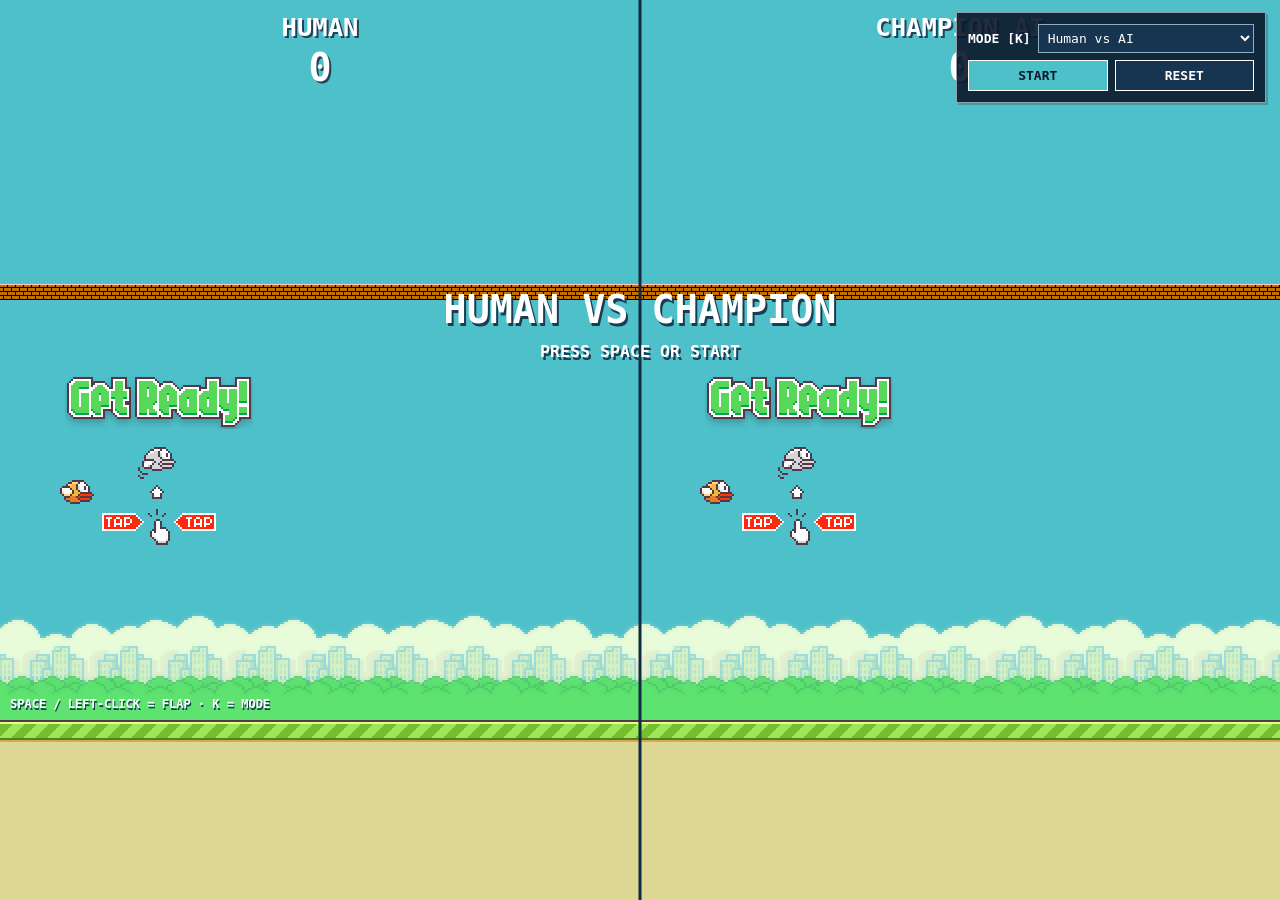
<file: game/index.html>
﻿
<!DOCTYPE html>
<html lang="en">
<head>
<meta charset="UTF-8">
<meta name="viewport" content="width=device-width,initial-scale=1,maximum-scale=1,user-scalable=no">
<title>Floppy Bird V7 — Duel + Champion Speedrun</title>

<link rel="stylesheet" href="css/reset.css">
<link rel="stylesheet" href="css/main.css">

<style>
html,body {
  width:100%;
  height:100%;
  margin:0;
  overflow:hidden;
  background:#4ec0ca;
}
#gamecontainer {
  width:100%;
  height:100%;
  min-height:525px;
}
#gamescreen {
  width:100%;
  height:100%;
  overflow:hidden;
}
#flyarea {
  width:100%;
  height:420px;
  overflow:visible;
}
.lane {
  position:absolute;
  top:0;
  width:50%;
  height:100%;
  overflow:hidden;
}
#humanLane {left:0}
#aiLane {left:50%}

#splitLine {
  position:absolute;
  z-index:550;
  top:0;
  bottom:0;
  left:50%;
  width:3px;
  transform:translateX(-50%);
  background:#102a41;
  pointer-events:none;
}
.bird.duel-bird {
  position:absolute;
  top:180px;
  left:60px;
  z-index:30;
  will-change:top,transform;
}
.duel-pair {
  position:absolute;
  left:0;
  top:0;
  width:52px;
  height:100%;
  z-index:15;
  pointer-events:none;
  will-change:transform;
}
.duel-upper,.duel-lower {
  position:absolute;
  left:0;
  width:52px;
  background:url("assets/pipe.png") center repeat-y;
}
.duel-upper {top:0}
.duel-lower {bottom:0}
.duel-upper::after,.duel-lower::after {
  content:"";
  position:absolute;
  left:0;
  width:52px;
  height:26px;
}
.duel-upper::after {
  bottom:0;
  background:url("assets/pipe-down.png") no-repeat;
}
.duel-lower::after {
  top:0;
  background:url("assets/pipe-up.png") no-repeat;
}
.readyArt {
  position:absolute;
  top:75px;
  left:min(65px,6vw);
  width:188px;
  height:170px;
  background:url("assets/splash.png") no-repeat;
  z-index:25;
  pointer-events:none;
}
[hidden] {display:none!important}

.hud {
  position:absolute;
  z-index:600;
  top:12px;
  width:50%;
  text-align:center;
  color:white;
  pointer-events:none;
  font:bold clamp(16px,2vw,28px) monospace;
  text-shadow:2px 2px #20435a;
}
#humanHud {left:0}
#aiHud {left:50%}
.hud .score {
  font-size:clamp(27px,3vw,42px);
  margin-top:3px;
}
#message {
  position:absolute;
  z-index:900;
  top:36%;
  left:50%;
  transform:translate(-50%,-50%);
  width:min(90%,470px);
  color:white;
  text-align:center;
  text-shadow:2px 3px #193d55;
  font:bold 18px monospace;
  pointer-events:none;
}
#message strong {
  display:block;
  font-size:clamp(23px,3vw,40px);
}
#message span {
  display:block;
  font-size:clamp(12px,1.3vw,17px);
  margin-top:10px;
}
#hint {
  position:absolute;
  z-index:700;
  bottom:calc(20% + 9px);
  left:10px;
  color:white;
  font:bold 12px monospace;
  text-shadow:1px 2px #193d55;
  pointer-events:none;
}
#speedStats {
  position:absolute;
  z-index:700;
  top:92px;
  left:16px;
  max-width:min(46vw,410px);
  background:rgba(11,25,44,.80);
  color:white;
  padding:11px;
  font:13px/1.7 monospace;
  border:1px solid rgba(255,255,255,.4);
  pointer-events:none;
}
#speedStats b {
  font-size:17px;
}
#controlDeck {
  position:absolute;
  top:12px;
  right:14px;
  z-index:1000;
  display:grid;
  gap:7px;
  width:min(310px,42vw);
  padding:11px;
  background:rgba(11,25,44,.91);
  color:white;
  border:1px solid rgba(255,255,255,.55);
  font:13px monospace;
  box-shadow:2px 2px 0 rgba(0,0,0,.2);
}
#controlDeck .line {
  display:flex;
  align-items:center;
  gap:7px;
  justify-content:space-between;
}
#controlDeck label {font-weight:bold}
#controlDeck select,
#controlDeck input[type=number] {
  min-width:0;
  background:#173551;
  border:1px solid #90afc5;
  color:white;
  padding:5px;
  font:inherit;
}
#modeSelect {flex:1}
#speedNumber {width:87px}
#seedInput {width:110px}
#speedSlider {
  width:100%;
  accent-color:#4ec0ca;
}
#controlDeck button {
  background:#4ec0ca;
  border:1px solid white;
  color:#0b192c;
  padding:7px 10px;
  font:700 13px monospace;
  cursor:pointer;
  flex:1;
}
#controlDeck .secondary {
  background:#173551;
  color:white;
}
#controlDeck input[type=checkbox] {
  accent-color:#4ec0ca;
}
#speedControls {
  display:grid;
  gap:6px;
}
#speedControls[hidden] {display:none}
#speedActual {
  font-size:11px;
  color:#bceef2;
}
.paused .animated,
.paused .bird {
  animation-play-state:paused!important;
  -webkit-animation-play-state:paused!important;
}
@media(max-width:650px) {
  #controlDeck {
    width:min(220px,51vw);
    right:4px;
    top:4px;
    padding:6px;
    gap:4px;
    font-size:11px;
  }
  #controlDeck button {
    font-size:11px;
    padding:6px 4px;
  }
  #speedStats {
    top:105px;
    left:4px;
    max-width:48vw;
    font-size:11px;
    padding:7px;
  }
  .readyArt {
    transform:scale(.65);
    transform-origin:top left;
  }
  #message {top:42%}
}
</style>
</head>

<body>
<div id="gamecontainer">
  <div id="gamescreen">

    <!-- ONE ORIGINAL FULL-WIDTH BACKGROUND -->
    <div id="sky" class="animated">
      <div id="flyarea">
        <div id="ceiling" class="animated"></div>

        <!-- HUMAN SIDE -->
        <div class="lane" id="humanLane">
          <div class="bird duel-bird"
               id="humanBird"></div>
          <div class="readyArt"></div>
        </div>

        <!-- CHAMPION SIDE -->
        <div class="lane" id="aiLane">
          <div class="bird duel-bird"
               id="aiBird"></div>
          <div class="readyArt"></div>
        </div>
      </div>
    </div>

    <div id="land" class="animated"></div>
    <div id="splitLine"></div>

    <div id="humanHud" class="hud">
      HUMAN
      <div id="humanScore" class="score">0</div>
    </div>

    <div id="aiHud" class="hud">
      <span id="aiName">CHAMPION AI</span>
      <div id="aiScore" class="score">0</div>
    </div>

    <div id="message">
      <strong>HUMAN VS CHAMPION</strong>
      <span>PRESS SPACE OR START</span>
    </div>

    <!-- SPEEDRUN LIVE STATS -->
    <div id="speedStats" hidden>
      <div>
        BEST OBSERVED:
        <b id="bestScore">0</b>
      </div>
      <div>RUNS: <span id="runCount">0</span></div>
      <div>SEED: <span id="currentSeed">12345</span></div>
      <div>LAST: <span id="lastScore">—</span></div>
      <div>SIMULATED: <span id="simTime">0.0s</span></div>
    </div>

    <div id="hint">
      SPACE / LEFT-CLICK = FLAP · K = MODE
    </div>

    <!-- SMALL IN-GAME CONTROL PANEL -->
    <div id="controlDeck">

      <div class="line">
        <label for="modeSelect">MODE [K]</label>
        <select id="modeSelect">
          <option value="duel">Human vs AI</option>
          <option value="speedrun">AI Speedrun</option>
        </select>
      </div>

      <div id="speedControls" hidden>

        <div class="line">
          <label for="speedNumber">TARGET SPEED</label>
          <input
            id="speedNumber"
            type="number"
            min="0.1"
            max="100000"
            step="any"
            value="100"
          >
          ×
        </div>

        <input
          id="speedSlider"
          type="range"
          min="0"
          max="14"
          value="8"
          step="1"
          aria-label="Speed preset"
        >

        <div class="line">
          <label for="seedInput">START SEED</label>
          <input
            id="seedInput"
            type="number"
            min="0"
            max="4294967295"
            step="1"
            value="12345"
          >
        </div>

        <label>
          <input
            type="checkbox"
            id="autoRetry"
            checked
          >
          Auto-retry with new seeds
        </label>

        <div id="speedActual">
          Actual throughput: —
        </div>

      </div>

      <div class="line">
        <button id="playButton" type="button">
          START
        </button>

        <button
          id="resetButton"
          class="secondary"
          type="button"
        >
          RESET
        </button>
      </div>

    </div>
  </div>
</div>

<!-- YOUR EXISTING OFFLINE CHAMPION BRAIN -->
<script src="js/champion-brain.js"></script>

<script>
(() => {
  "use strict";

  // EXACT TRAINING-ENGINE PHYSICS VALUES.
  const H = 420;
  const GAP = 90;
  const PW = 52;
  const SPEED = 1000 / 450;
  const INTERVAL = 84;

  const GRAVITY = 0.25;
  const JUMP = -4.6;
  const BIRD_W = 34;
  const BIRD_H = 24;
  const COOLDOWN = 9;

  const STEP_MS = 1000 / 60;

  const $ = id => document.getElementById(id);

  const lanes = [
    $("humanLane"),
    $("aiLane")
  ];

  const birds = [
    $("humanBird"),
    $("aiBird")
  ];

  const scores = [
    $("humanScore"),
    $("aiScore")
  ];

  const screens = $("gamescreen");
  const container = $("gamecontainer");

  const modeSelect = $("modeSelect");
  const speedControls = $("speedControls");
  const speedNumber = $("speedNumber");
  const speedSlider = $("speedSlider");
  const speedActual = $("speedActual");
  const seedInput = $("seedInput");
  const autoRetry = $("autoRetry");
  const playButton = $("playButton");

  const speedPresets = [
    0.25, 0.5, 1, 2, 5,
    10, 20, 50, 100, 250,
    500, 1000, 2500, 5000, 10000
  ];

  let gameMode = "duel";
  let phase = "ready";

  let players = [];
  let pipes = [];

  let frame = 0;
  let rngState = 12345;
  let nextPipeId = 1;
  let birdX = 60;

  let raf = 0;
  let lastReal = 0;
  let frameCredit = 0;
  let pendingHumanJump = false;

  let speed = 100;
  let runs = 0;

  let startSeed = 12345;
  let activeSeed = 12345;

  let lastScore = null;
  let best = {score: 0, seed: null};

  let measuredSteps = 0;
  let measureAt = 0;
  let measuredSpeed = 0;

  // Pipe graphics are separate from physics.
  // At 10,000x, we simulate thousands of steps
  // but only redraw the screen once per display frame.
  const visualPipes = new Map();

  const SAVE_KEY = "flappy-v7-speedrun-best";

  // LOAD PREVIOUS BEST
  try {
    const saved = JSON.parse(
      localStorage.getItem(SAVE_KEY)
    );

    if (
      saved &&
      Number.isFinite(saved.score) &&
      Number.isFinite(saved.seed)
    ) {
      best = saved;
    }
  } catch (_) {
    // Storage may be restricted on file:// URLs.
  }

  function show(title, detail) {
    const box = $("message");
    box.textContent = "";

    const a = document.createElement("strong");
    a.textContent = title;

    const b = document.createElement("span");
    b.textContent = detail;

    box.append(a, b);
    box.hidden = false;
  }

  // DETERMINISTIC PIPE RANDOMIZER
  function random() {
    rngState = (
      Math.imul(rngState, 1664525) + 1013904223
    ) >>> 0;

    return rngState / 4294967296;
  }

  function fitBird() {
    const width = gameMode === "duel"
      ? lanes[0].clientWidth
      : lanes[1].clientWidth;

    birdX = Math.min(
      60,
      Math.max(5, width - BIRD_W - 5)
    );

    birds.forEach(el => {
      el.style.left = birdX + "px";
    });
  }

  function clearVisualPipes() {
    for (const el of visualPipes.values()) {
      el.remove();
    }

    visualPipes.clear();
  }

  // RESET SIMULATION WITH A GIVEN PIPE SEED
  function newWorld(seed) {
    clearVisualPipes();

    activeSeed = seed >>> 0;
    rngState = activeSeed;

    frame = 0;
    nextPipeId = 1;
    pipes = [];

    players = [0, 1].map(() => ({
      y: 180,
      velocity: 0,
      alive: true,
      score: 0,
      cooldown: 0,
      lastPassedPipeId: 0
    }));
  }

  // MODE SWITCHER
  function enterMode(mode) {
    if (raf) {
      cancelAnimationFrame(raf);
    }

    raf = 0;
    lastReal = 0;
    frameCredit = 0;

    measuredSteps = 0;
    measuredSpeed = 0;

    gameMode = mode;
    phase = "ready";
    modeSelect.value = mode;

    container.classList.remove("paused");

    // Duel = two halves.
    // Speedrun = the AI gets the entire arena.
    lanes[0].hidden = mode === "speedrun";

    lanes[1].style.left =
      mode === "speedrun" ? "0" : "50%";

    lanes[1].style.width =
      mode === "speedrun" ? "100%" : "50%";

    $("splitLine").hidden = mode === "speedrun";
    $("humanHud").hidden = mode === "speedrun";

    $("aiHud").style.left =
      mode === "speedrun" ? "0" : "50%";

    $("aiHud").style.width =
      mode === "speedrun" ? "100%" : "50%";

    $("aiName").textContent =
      mode === "speedrun"
        ? "CHAMPION SPEEDRUN"
        : "CHAMPION AI";

    $("speedStats").hidden = mode !== "speedrun";
    speedControls.hidden = mode !== "speedrun";

    $("hint").textContent =
      mode === "speedrun"
        ? "K = MODE · P = PAUSE/RESUME"
        : "SPACE / LEFT-CLICK = FLAP · K = MODE";

    runs = 0;
    lastScore = null;

    newWorld(12345);
    fitBird();

    birds.forEach(b => {
      b.style.top = "180px";
      b.style.transform = "rotate(0deg)";
      b.style.filter = "";
    });

    document.querySelectorAll(".readyArt")
      .forEach(a => {
        a.hidden = false;
      });

    scores.forEach(el => {
      el.textContent = "0";
    });

    playButton.textContent = "START";

    measureAt = performance.now();

    show(
      mode === "speedrun"
        ? "CHAMPION SPEEDRUN"
        : "HUMAN VS CHAMPION",

      mode === "speedrun"
        ? "SET SPEED AND PRESS START"
        : "PRESS SPACE OR START"
    );

    renderStats();
  }

  // ONE PIPE SEQUENCE, SHARED BY BOTH PLAYERS
  function spawnPipe() {
    const top = Math.floor(
      random() * (H - GAP - 160)
    ) + 80;

    pipes.push({
      id: nextPipeId++,
      x: 360,
      top: top,
      bottom: top + GAP
    });
  }

  function nextPipe() {
    return pipes.find(p =>
      p.x + PW >= birdX
    ) || null;
  }

  function flap(index) {
    const bird = players[index];

    if (!bird.alive || bird.cooldown > 0) {
      return;
    }

    bird.velocity = JUMP;
    bird.cooldown = COOLDOWN;
  }

  // PACKAGED CHAMPION NEURAL NETWORK
  function aiAction() {
    const bird = players[1];
    const pipe = nextPipe();

    return (
      bird.alive &&
      bird.cooldown === 0 &&
      pipe &&
      window.FlappyChampion.shouldFlap({
        pipeTop: pipe.top,
        pipeX: pipe.x,
        birdX: birdX,
        birdY: bird.y,
        velocity: bird.velocity,
        gap: GAP,
        height: H
      })
    );
  }

  function updateBird(bird) {
    if (!bird.alive) {
      return;
    }

    if (bird.cooldown > 0) {
      bird.cooldown--;
    }

    bird.velocity += GRAVITY;
    bird.y += bird.velocity;

    if (bird.y < 0) {
      bird.y = 0;

      if (bird.velocity < 0) {
        bird.velocity = 0;
      }
    }

    if (bird.y + BIRD_H >= H) {
      bird.alive = false;
      return;
    }

    for (const pipe of pipes) {
      const overlap =
        birdX + BIRD_W > pipe.x &&
        birdX < pipe.x + PW;

      if (
        overlap &&
        (
          bird.y < pipe.top ||
          bird.y + BIRD_H > pipe.bottom
        )
      ) {
        bird.alive = false;
        return;
      }
    }

    // Score once for every passed pipe.
    for (const pipe of pipes) {
      if (
        pipe.id > bird.lastPassedPipeId &&
        pipe.x + PW <= birdX
      ) {
        bird.score++;
        bird.lastPassedPipeId = pipe.id;
      }
    }
  }

  // REMEMBER HIGHEST OBSERVED SCORE
  function recordRun() {
    const score = players[1].score;

    lastScore = score;

    if (
      score > best.score ||
      best.seed === null
    ) {
      best = {
        score: score,
        seed: activeSeed
      };

      try {
        localStorage.setItem(
          SAVE_KEY,
          JSON.stringify(best)
        );
      } catch (_) {}
    }
  }

  // ONE SIMULATION STEP
  function step() {

    if (
      gameMode === "duel" &&
      pendingHumanJump
    ) {
      flap(0);
      pendingHumanJump = false;
    }

    if (aiAction()) {
      flap(1);
    }

    frame++;

    if ((frame - 1) % INTERVAL === 0) {
      spawnPipe();
    }

    // Advance each pipe with original physics.
    for (const pipe of pipes) {
      pipe.x -= SPEED;
    }

    pipes = pipes.filter(pipe =>
      pipe.x + PW >= -60
    );

    if (gameMode === "duel") {
      updateBird(players[0]);
    }

    updateBird(players[1]);

    if (gameMode === "duel") {
      // FIRST PLAYER TO DIE LOSES
      if (
        !players[0].alive ||
        !players[1].alive
      ) {
        phase = "ended";
        container.classList.add("paused");

        const h = players[0];
        const b = players[1];

        const winner =
          !h.alive && !b.alive
            ? "DRAW!"
            : !h.alive
              ? "AI WINS!"
              : "YOU WIN!";

        show(
          winner,
          `YOU ${h.score} — CHAMPION ${b.score}`
        );

        playButton.textContent = "REMATCH";
      }

    } else if (!players[1].alive) {

      // SPEEDRUN: AI CRASHED
      recordRun();

      if (autoRetry.checked) {

        // New pipe seed on every attempt.
        runs++;

        newWorld(
          (startSeed + runs - 1) >>> 0
        );

      } else {
        phase = "ended";
        container.classList.add("paused");

        show(
          "AI CRASHED",
          `SCORE ${lastScore} · BEST ${best.score} · SEED ${activeSeed}`
        );

        playButton.textContent = "RETRY";
      }
    }
  }

  // CREATE ORIGINAL NEBEZ PIPE GRAPHICS
  function createVisual(pipe, laneIndex) {
    const pair = document.createElement("div");
    pair.className = "duel-pair";

    const upper = document.createElement("div");
    upper.className = "duel-upper";
    upper.style.height = pipe.top + "px";

    const lower = document.createElement("div");
    lower.className = "duel-lower";
    lower.style.height =
      (H - pipe.bottom) + "px";

    pair.append(upper, lower);
    lanes[laneIndex].appendChild(pair);

    return pair;
  }

  // REDRAW SCREEN ONLY ONCE PER BROWSER FRAME
  function render() {
    const activeLanes =
      gameMode === "duel"
        ? [0, 1]
        : [1];

    const seen = new Set();

    for (const pipe of pipes) {
      for (const laneIndex of activeLanes) {
        const key =
          `${laneIndex}:${pipe.id}`;

        seen.add(key);

        let el = visualPipes.get(key);

        if (!el) {
          el = createVisual(
            pipe,
            laneIndex
          );

          visualPipes.set(key, el);
        }

        el.style.transform =
          `translate3d(${pipe.x}px,0,0)`;
      }
    }

    // Remove old pipe sprites.
    for (const [key, el] of visualPipes) {
      if (!seen.has(key)) {
        el.remove();
        visualPipes.delete(key);
      }
    }

    players.forEach((bird, i) => {
      birds[i].style.top =
        bird.y + "px";

      birds[i].style.transform =
        `rotate(${Math.min(90, bird.velocity * 9)}deg)`;

      birds[i].style.filter =
        bird.alive ? "" : "grayscale(1)";

      scores[i].textContent =
        bird.score;
    });

    renderStats();
  }

  function renderStats() {
    if (gameMode !== "speedrun") {
      return;
    }

    $("bestScore").textContent =
      best.score +
      (
        best.seed !== null
          ? ` (seed ${best.seed})`
          : ""
      );

    $("runCount").textContent = runs;
    $("currentSeed").textContent = activeSeed;

    $("lastScore").textContent =
      lastScore === null
        ? "—"
        : lastScore;

    $("simTime").textContent =
      (frame / 60).toFixed(1) + "s";

    speedActual.textContent =
      `Actual throughput: ~${measuredSpeed.toFixed(1)}× | Target: ${speed}×`;
  }

  // SPEED CONTROLLER
  function frameLoop(now) {
    if (phase !== "running") {
      return;
    }

    const dt = Math.max(
      0,
      Math.min(now - lastReal, 100)
    );

    lastReal = now;

    // A multiplier increases simulated game frames.
    // It does NOT modify gravity, pipes, or the brain.
    frameCredit +=
      dt / STEP_MS *
      (
        gameMode === "speedrun"
          ? speed
          : 1
      );

    // Give each browser frame a limited CPU budget.
    const deadline = performance.now() + 9;

    let steps = 0;

    while (
      frameCredit >= 1 &&
      phase === "running" &&
      steps < 30000
    ) {
      step();

      frameCredit--;
      steps++;

      // Check time occasionally to reduce overhead.
      if (
        (steps & 127) === 0 &&
        performance.now() > deadline
      ) {
        break;
      }
    }

    measuredSteps += steps;

    // Estimate the achieved speed.
    if (now - measureAt >= 500) {
      measuredSpeed =
        measuredSteps * STEP_MS /
        (now - measureAt);

      measuredSteps = 0;
      measureAt = now;
    }

    // Never let an enormous backlog freeze the page.
    frameCredit = Math.min(
      frameCredit,
      gameMode === "speedrun"
        ? Math.max(2, speed * 3)
        : 6
    );

    render();

    if (phase === "running") {
      raf = requestAnimationFrame(frameLoop);
    }
  }

  // START A DUEL OR SPEEDRUN
  function start() {

    if (
      !window.FlappyChampion ||
      typeof window.FlappyChampion.shouldFlap
        !== "function"
    ) {
      show(
        "BRAIN MISSING",
        "Keep game/js/champion-brain.js next to main.js."
      );

      return;
    }

    startSeed =
      Number.isFinite(Number(seedInput.value))
        ? Number(seedInput.value) >>> 0
        : 12345;

    runs = 1;
    lastScore = null;

    pendingHumanJump =
      gameMode === "duel";

    newWorld(
      gameMode === "speedrun"
        ? startSeed
        : 12345
    );

    document.querySelectorAll(".readyArt")
      .forEach(el => {
        el.hidden = true;
      });

    container.classList.remove("paused");
    $("message").hidden = true;

    phase = "running";
    playButton.textContent = "PAUSE";

    lastReal = performance.now();
    measureAt = lastReal;

    measuredSteps = 0;
    measuredSpeed = 0;
    frameCredit = 0;

    fitBird();
    render();

    raf = requestAnimationFrame(frameLoop);
  }

  // START / PAUSE / RESUME
  function togglePlay() {

    if (
      phase === "ready" ||
      phase === "ended"
    ) {
      start();
      return;
    }

    if (phase === "running") {

      phase = "paused";

      if (raf) {
        cancelAnimationFrame(raf);
        raf = 0;
      }

      container.classList.add("paused");
      playButton.textContent = "RESUME";

      show(
        "PAUSED",
        gameMode === "speedrun"
          ? `CURRENT SCORE ${players[1].score}`
          : "PRESS P OR RESUME"
      );

    } else {

      phase = "running";

      container.classList.remove("paused");
      $("message").hidden = true;

      playButton.textContent = "PAUSE";

      lastReal = performance.now();
      measureAt = lastReal;

      measuredSteps = 0;
      frameCredit = 0;

      raf = requestAnimationFrame(frameLoop);
    }
  }

  // LIVE SPEED ADJUSTMENT
  function setSpeed(value) {
    const n = Number(value);

    if (!Number.isFinite(n) || n <= 0) {
      return;
    }

    speed = Math.max(
      0.1,
      Math.min(100000, n)
    );

    speedNumber.value = String(speed);

    // Find the closest slider preset.
    let nearest = 0;

    for (
      let i = 1;
      i < speedPresets.length;
      i++
    ) {
      const a = Math.abs(
        Math.log(speedPresets[i] / speed)
      );

      const b = Math.abs(
        Math.log(speedPresets[nearest] / speed)
      );

      if (a < b) {
        nearest = i;
      }
    }

    speedSlider.value = String(nearest);

    renderStats();
  }

  // UI EVENTS
  modeSelect.addEventListener(
    "change",
    () => enterMode(modeSelect.value)
  );

  speedSlider.addEventListener(
    "input",
    () => setSpeed(
      speedPresets[Number(speedSlider.value)]
    )
  );

  speedNumber.addEventListener(
    "change",
    () => setSpeed(speedNumber.value)
  );

  playButton.addEventListener(
    "click",
    togglePlay
  );

  $("resetButton").addEventListener(
    "click",
    () => enterMode(gameMode)
  );

  // KEYBOARD SHORTCUTS
  window.addEventListener("keydown", e => {

    const tag =
      e.target && e.target.tagName;

    // K = switch between DUEL and SPEEDRUN.
    if (
      e.code === "KeyK" &&
      !e.repeat &&
      tag !== "INPUT" &&
      tag !== "TEXTAREA"
    ) {
      e.preventDefault();

      enterMode(
        gameMode === "duel"
          ? "speedrun"
          : "duel"
      );

      return;
    }

    // Don't hijack typing inside inputs.
    if (
      tag === "INPUT" ||
      tag === "SELECT" ||
      tag === "TEXTAREA"
    ) {
      return;
    }

    // P = pause / resume.
    if (
      e.code === "KeyP" &&
      !e.repeat
    ) {
      e.preventDefault();
      togglePlay();
    }

    // SPACE controls the human in DUEL mode.
    else if (
      e.code === "Space" &&
      !e.repeat &&
      gameMode === "duel"
    ) {
      e.preventDefault();

      if (
        phase === "ready" ||
        phase === "ended"
      ) {
        start();
      } else if (phase === "running") {
        pendingHumanJump = true;
      }
    }
  });

  // CLICK LEFT SIDE = HUMAN JUMP
  screens.addEventListener(
    "pointerdown",
    e => {

      if (
        e.target.closest("#controlDeck")
      ) {
        return;
      }

      if (
        gameMode === "duel" &&
        e.clientX <
          screens.getBoundingClientRect().left +
          screens.clientWidth / 2
      ) {
        if (
          phase === "ready" ||
          phase === "ended"
        ) {
          start();
        } else if (phase === "running") {
          pendingHumanJump = true;
        }
      }
    }
  );

  window.addEventListener(
    "resize",
    fitBird
  );

  // INITIALIZE
  enterMode("duel");

  if (!window.FlappyChampion) {
    show(
      "BRAIN FILE MISSING",
      "Expected game/js/champion-brain.js"
    );
  }

})();
</script>
</body>
</html>
</file>
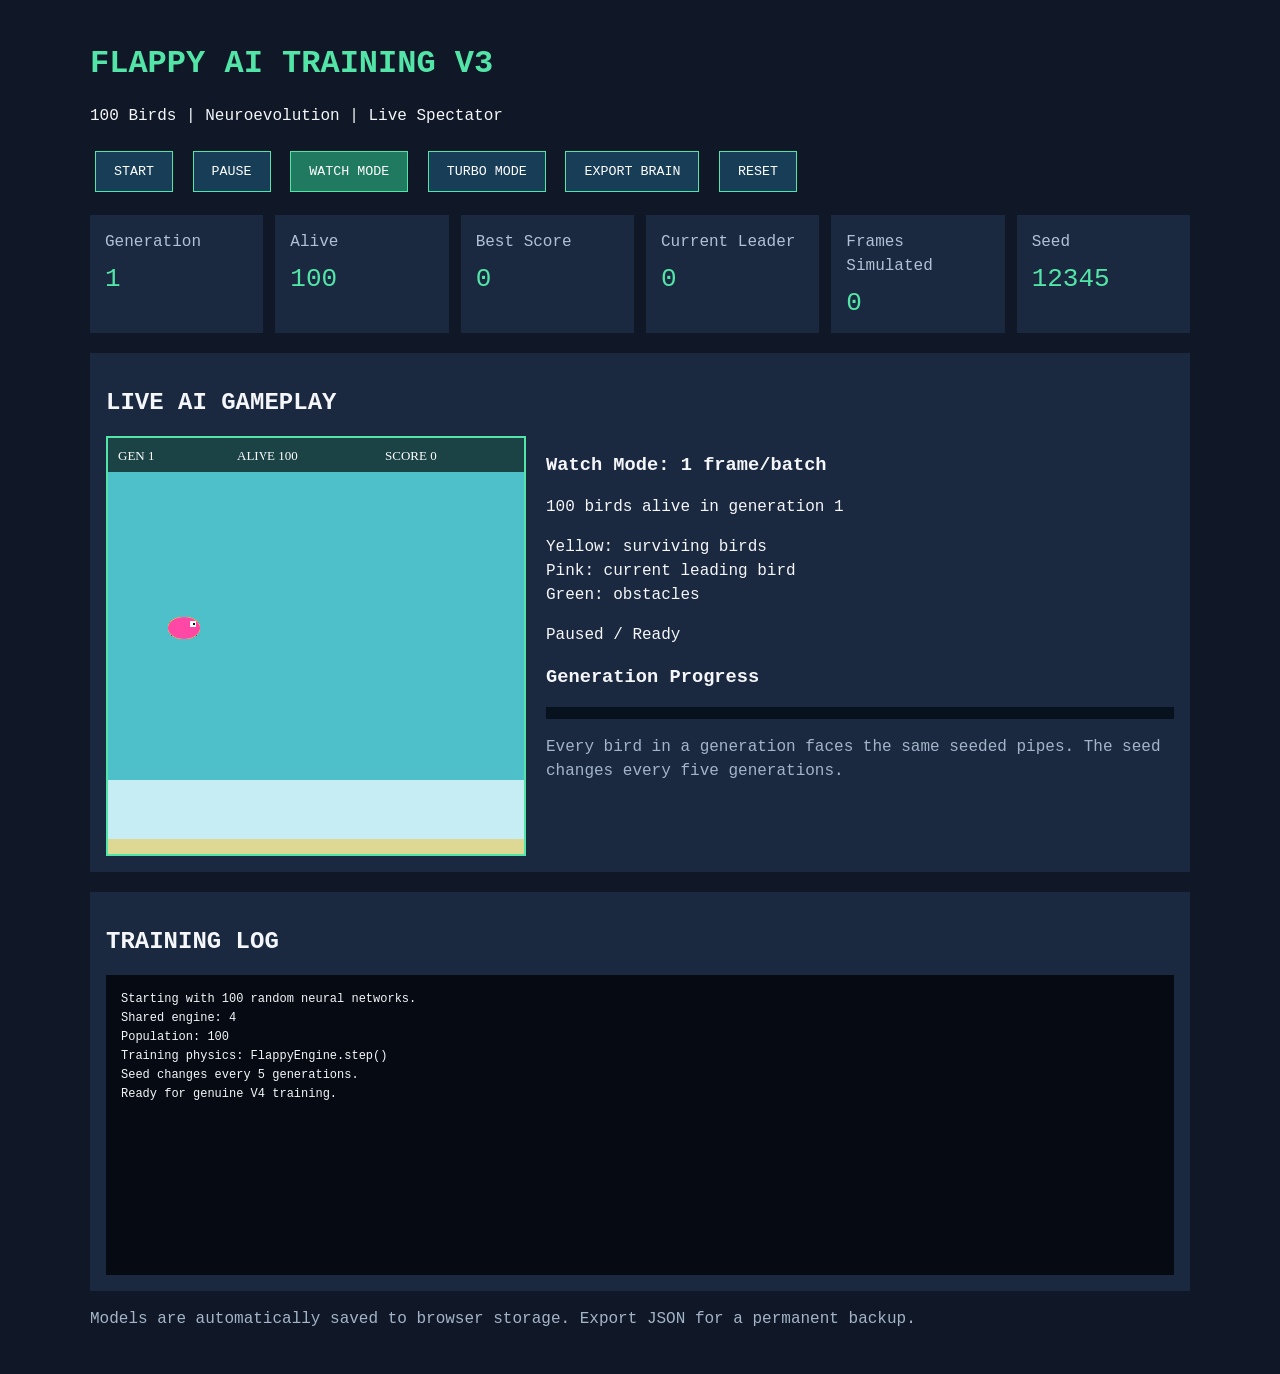
<file: AI/train.html>
<!DOCTYPE html>
<html lang="en">
<head>
    <meta charset="UTF-8">
    <meta name="viewport" content="width=device-width, initial-scale=1">
    <title>Flappy AI Training V3</title>
    <style>
        * {
            box-sizing: border-box;
        }

        body {
            margin: 0;
            padding: 24px;
            background: #101827;
            color: #f4f6f9;
            font-family: Consolas, monospace;
        }

        main {
            max-width: 1100px;
            margin: auto;
        }

        h1 {
            color: #52e5a7;
        }

        p {
            line-height: 1.5;
        }

        button {
            padding: 12px 18px;
            margin: 5px;
            background: #183d57;
            color: white;
            border: 1px solid #52e5a7;
            cursor: pointer;
            font-family: inherit;
        }

        button:hover {
            background: #245a72;
        }

        button.active {
            background: #207a60;
        }

        .controls {
            margin: 18px 0;
        }

        .stats {
            display: grid;
            grid-template-columns: repeat(
                auto-fit,
                minmax(140px, 1fr)
            );
            gap: 12px;
        }

        .stat {
            padding: 15px;
            background: #1b2940;
        }

        .stat p {
            color: #b1c1d5;
            margin: 0 0 10px;
        }

        .number {
            font-size: 26px;
            color: #52e5a7;
        }

        .panel {
            padding: 16px;
            margin-top: 20px;
            background: #1b2940;
        }

        .game-layout {
            display: grid;
            grid-template-columns: 420px 1fr;
            gap: 20px;
        }

        #trainingCanvas {
            display: block;
            width: 100%;
            max-width: 420px;
            height: auto;
            border: 2px solid #52e5a7;
            background: #4ec0ca;
            image-rendering: pixelated;
        }

        #log {
            height: 300px;
            overflow-y: auto;
            background: #060b13;
            padding: 15px;
            white-space: pre-wrap;
            font-size: 12px;
            line-height: 1.6;
        }

        #progress {
            width: 100%;
            height: 12px;
            background: #08121f;
        }

        #bar {
            height: 100%;
            width: 0%;
            background: #52e5a7;
        }

        .hint {
            color: #a3b4c8;
        }

        @media (max-width: 800px) {
            .game-layout {
                grid-template-columns: 1fr;
            }
        }
    </style>
</head>
<body>
    <main>
        <h1>FLAPPY AI TRAINING V3</h1>
        <p>100 Birds | Neuroevolution | Live Spectator</p>

        <div class="controls">
            <button id="start">START</button>
            <button id="pause">PAUSE</button>
            <button id="watch">WATCH MODE</button>
            <button id="turbo">TURBO MODE</button>
            <button id="export">EXPORT BRAIN</button>
            <button id="reset">RESET</button>
        </div>

        <div class="stats">
            <div class="stat">
                <p>Generation</p>
                <div class="number" id="generation">1</div>
            </div>

            <div class="stat">
                <p>Alive</p>
                <div class="number" id="alive">100</div>
            </div>

            <div class="stat">
                <p>Best Score</p>
                <div class="number" id="best">0</div>
            </div>

            <div class="stat">
                <p>Current Leader</p>
                <div class="number" id="leader">0</div>
            </div>

            <div class="stat">
                <p>Frames Simulated</p>
                <div class="number" id="frames">0</div>
            </div>

            <div class="stat">
                <p>Seed</p>
                <div class="number" id="seed">12345</div>
            </div>
        </div>

        <div class="panel">
            <h2>LIVE AI GAMEPLAY</h2>

            <div class="game-layout">
                <canvas
                    id="trainingCanvas"
                    width="420"
                    height="420">
                </canvas>

                <div>
                    <h3 id="mode">Watch Mode</h3>
                    <p id="spectator">100 birds ready.</p>

                    <p>
                        Yellow: surviving birds
                        <br>
                        Pink: current leading bird
                        <br>
                        Green: obstacles
                    </p>

                    <p id="status">Ready to train.</p>

                    <h3>Generation Progress</h3>
                    <div id="progress">
                        <div id="bar"></div>
                    </div>

                    <p class="hint">
                        Every bird in a generation faces
                        the same seeded pipes.
                        The seed changes every five
                        generations.
                    </p>
                </div>
            </div>
        </div>

        <div class="panel">
            <h2>TRAINING LOG</h2>
            <div id="log"></div>
        </div>

        <p class="hint">
            Models are automatically saved to browser
            storage. Export JSON for a permanent backup.
        </p>
    </main>

    <script src="../shared/engine.js"></script>
    <script src="train.js"></script>
</body>
</html>
</file>
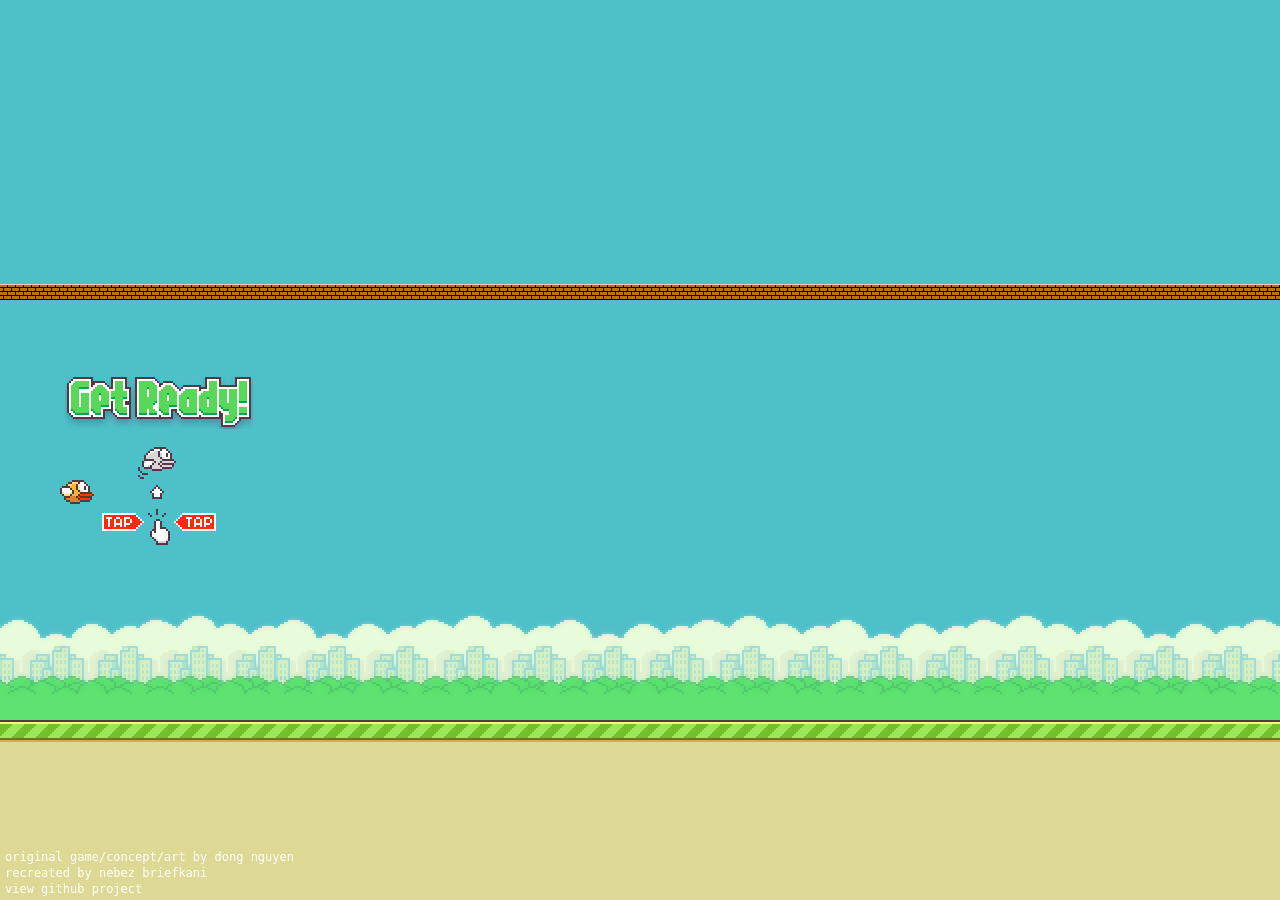
<file: game/classic.html>
﻿<!DOCTYPE html>
<html lang="en">
   <head>
      <title>Floppy Bird</title>
      <meta http-equiv="content-type" content="text/html; charset=utf-8" />
      <meta name="author" content="Nebez Briefkani" />
      <meta name="description" content="play floppy bird. a remake of popular game flappy bird built in html/css/js" />
      <meta name="keywords" content="flappybird,flappy,bird,floppybird,floppy,html,html5,css,css3,js,javascript,jquery,github,nebez,briefkani,nebezb,open,source,opensource" />
      <meta name="viewport" content="width=device-width, initial-scale=1.0, maximum-scale=1.0, user-scalable=0" />

      <!-- Open Graph tags -->
      <meta property="og:title" content="Floppy Bird" />
      <meta property="og:description" content="play floppy bird. a remake of popular game flappy bird built in html/css/js" />
      <meta property="og:type" content="website" />
      <meta property="og:image" content="https://nebezb.com/floppybird/assets/thumb.png" />
      <meta property="og:url" content="https://nebezb.com/floppybird/" />
      <meta property="og:site_name" content="Floppy Bird" />

      <!-- Style sheets -->
      <link href="css/reset.css" rel="stylesheet">
      <link href="css/main.css" rel="stylesheet">

      <script defer src="https://yummy.nebez.dev/script.js" data-website-id="9ceaba15-371f-4407-a59a-f57a7214af41"></script>
   </head>
   <body>
      <div id="gamecontainer">
         <div id="gamescreen">
            <div id="sky" class="animated">
               <div id="flyarea">
                  <div id="ceiling" class="animated"></div>
                  <!-- This is the flying and pipe area container -->
                  <div id="player" class="bird animated"></div>

                  <div id="bigscore"></div>

                  <div id="splash"></div>

                  <div id="scoreboard">
                     <div id="medal"></div>
                     <div id="currentscore"></div>
                     <div id="highscore"></div>
                     <div id="replay"><img src="assets/replay.png" alt="replay"></div>
                  </div>

                  <!-- Pipes go here! -->
               </div>
            </div>
            <div id="land" class="animated"><div id="debug"></div></div>
         </div>
      </div>
      <div id="footer">
         <a href="https://www.dotgears.com/">original game/concept/art by dong nguyen</a>
         <a href="https://nebezb.com/">recreated by nebez briefkani</a>
         <a href="https://github.com/nebez/floppybird/">view github project</a>
      </div>
      <div class="boundingbox" id="playerbox"></div>
      <div class="boundingbox" id="pipebox"></div>

      <script src="js/jquery.min.js"></script>
      <script src="js/jquery.transit.min.js"></script>
      <script src="js/buzz.min.js"></script>
      <script src="js/main.js"></script>
   </body>
</html>
</file>
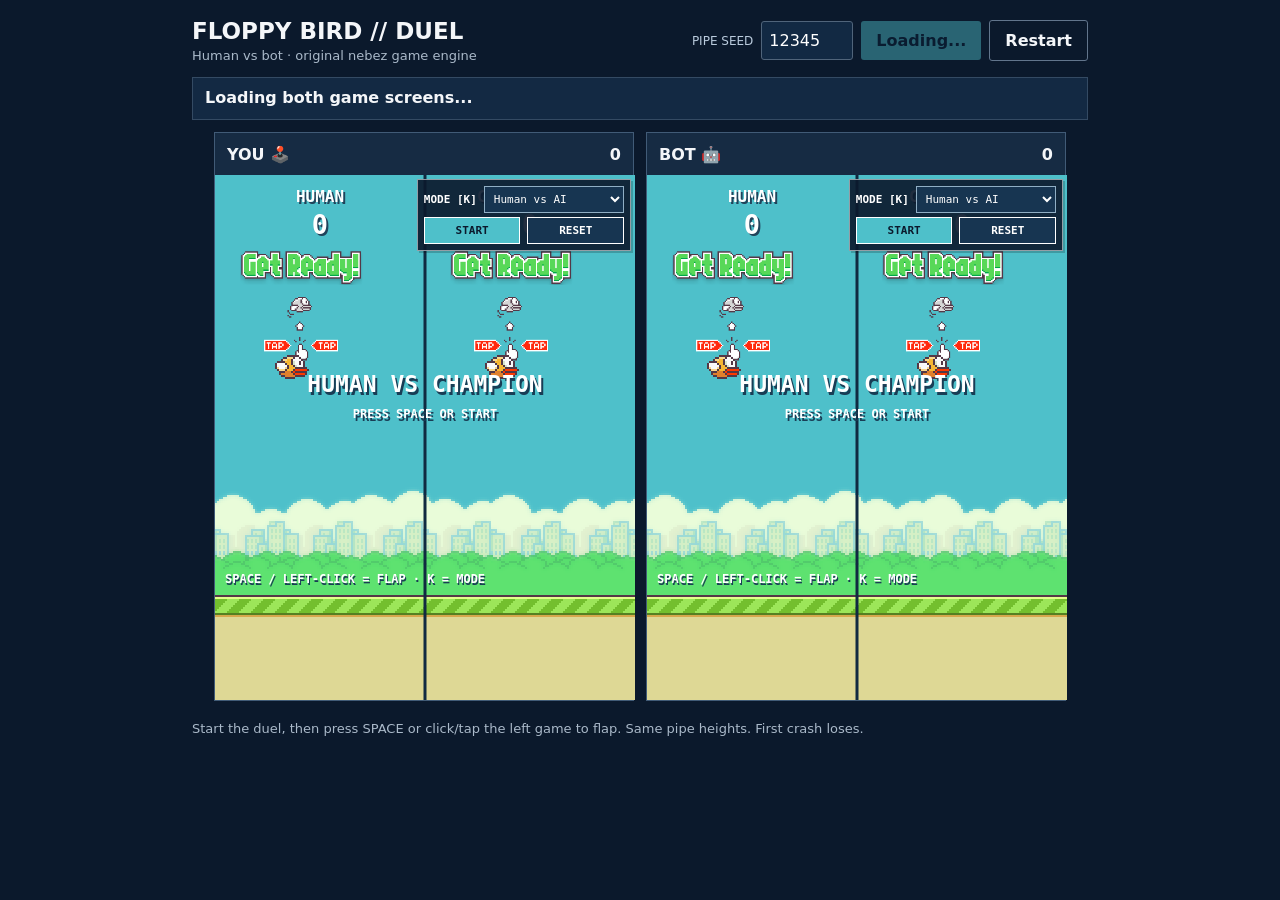
<file: game/duel.html>
<!DOCTYPE html>
<html lang="en">
<head>
<meta charset="UTF-8">
<meta name="viewport" content="width=device-width,initial-scale=1">
<title>Floppy Bird — Human vs Bot</title>

<style>
:root { color-scheme: dark; }

* { box-sizing: border-box; }

body {
  margin: 0;
  background: #0b192c;
  color: #f4f6f9;
  font-family: system-ui, Segoe UI, Arial, sans-serif;
}

.shell {
  max-width: 920px;
  margin: auto;
  padding: 18px 12px 30px;
}

header {
  display: flex;
  justify-content: space-between;
  align-items: center;
  gap: 14px;
  flex-wrap: wrap;
  padding-bottom: 14px;
}

h1 {
  font-size: 23px;
  margin: 0;
}

.sub {
  color: #aab9c9;
  font-size: 13px;
  margin: 4px 0 0;
}

.controls {
  display: flex;
  flex-wrap: wrap;
  gap: 8px;
  align-items: center;
}

button, input {
  font: inherit;
  border-radius: 3px;
}

button {
  background: #4ec0ca;
  color: #092137;
  border: 0;
  padding: 10px 15px;
  font-weight: 700;
  cursor: pointer;
}

button:disabled {
  opacity: .45;
  cursor: not-allowed;
}

button.secondary {
  background: transparent;
  border: 1px solid #62758c;
  color: #f4f6f9;
}

label {
  color: #bacbdd;
  font-size: 12px;
}

input {
  width: 92px;
  background: #122943;
  color: white;
  padding: 9px 7px;
  border: 1px solid #50647a;
}

.status {
  margin: 0 0 12px;
  padding: 10px 12px;
  border: 1px solid #344a63;
  background: #132943;
  font-weight: 600;
  min-height: 43px;
}

.arenas {
  display: grid;
  grid-template-columns: repeat(2, 420px);
  justify-content: center;
  gap: 12px;
  overflow-x: auto;
  padding-bottom: 8px;
}

.side {
  width: 420px;
  border: 1px solid #415b77;
  background: #162b43;
}

.head {
  height: 42px;
  display: flex;
  align-items: center;
  justify-content: space-between;
  padding: 0 12px;
  font-weight: 700;
}

.head span {
  font-variant-numeric: tabular-nums;
}

iframe {
  display: block;
  border: 0;
  width: 420px;
  height: 525px;
  background: #4ec0ca;
  pointer-events: none;
}

.result {
  margin-top: 12px;
  padding: 14px;
  border: 1px solid #4ec0ca;
  text-align: center;
  background: #122c43;
}

.result strong {
  display: block;
  font-size: 25px;
  margin-bottom: 5px;
}

.result[hidden] { display: none; }

.help {
  color: #aab9c9;
  margin: 12px 0 0;
  font-size: 13px;
}

@media(max-width:880px) {
  .arenas { justify-content: start; }
}
</style>
</head>

<body>
<div class="shell">

  <header>
    <div>
      <h1>FLOPPY BIRD // DUEL</h1>
      <p class="sub">
        Human vs bot · original nebez game engine
      </p>
    </div>

    <div class="controls">
      <label for="seed">PIPE SEED</label>
      <input id="seed" type="number" value="12345">

      <button id="start" disabled>Loading...</button>
      <button id="restart" class="secondary">
        Restart
      </button>
    </div>
  </header>

  <div class="status" id="status" role="status">
    Loading both game screens...
  </div>

  <div class="arenas">

    <section class="side">
      <div class="head">
        <span>YOU 🕹️</span>
        <span id="humanScore">0</span>
      </div>
      <iframe
        id="human"
        title="Human game"
        src="index.html?duel=human">
      </iframe>
    </section>

    <section class="side">
      <div class="head">
        <span>BOT 🤖</span>
        <span id="botScore">0</span>
      </div>
      <iframe
        id="bot"
        title="Bot game"
        src="index.html?duel=bot">
      </iframe>
    </section>

  </div>

  <div id="result" class="result" hidden>
    <strong id="winner"></strong>
    <span id="details"></span>
  </div>

  <p class="help">
    Start the duel, then press SPACE or click/tap the
    left game to flap. Same pipe heights. First crash loses.
  </p>

</div>

<script>
(() => {
  const humanFrame = document.getElementById("human");
  const botFrame = document.getElementById("bot");

  const startBtn = document.getElementById("start");
  const restartBtn = document.getElementById("restart");

  const statusEl = document.getElementById("status");
  const resultEl = document.getElementById("result");

  const humanScoreEl =
    document.getElementById("humanScore");

  const botScoreEl =
    document.getElementById("botScore");

  const seedEl = document.getElementById("seed");

  let running = false;
  let finished = false;
  let ready = false;
  let lastBotFlap = 0;
  let loadStarted = performance.now();

  // Access the original game inside an iframe.
  function getGame(frame) {
    try {
      return frame.contentWindow;
    } catch {
      return null;
    }
  }

  // Check that nebez's original main.js loaded.
  function isReady(w) {
    return !!(
      w &&
      w.states &&
      w.$ &&
      w.currentstate === w.states.SplashScreen &&
      typeof w.startGame === "function" &&
      typeof w.playerJump === "function"
    );
  }

  // Same random generator = same pipe sequence.
  function seededRandom(seed) {
    let state = seed >>> 0;

    return function() {
      state = (
        Math.imul(1664525, state) + 1013904223
      ) >>> 0;

      return state / 4294967296;
    };
  }

  // Freeze a game when the duel is over.
  function stopGame(w) {
    if (!w) return;

    w.clearInterval(w.loopGameloop);
    w.clearInterval(w.loopPipeloop);

    w.loopGameloop = null;
    w.loopPipeloop = null;

    w.$(".animated")
      .css("animation-play-state", "paused")
      .css("-webkit-animation-play-state", "paused");
  }

  // Human control.
  function flapHuman() {
    const h = getGame(humanFrame);

    if (
      running &&
      h &&
      h.currentstate === h.states.GameScreen
    ) {
      h.playerJump();
    }
  }

  // Simple autonomous bot.
  // Uses the original game's bird and pipe positions.
  function steerBot(now, b) {
    if (
      !running ||
      b.currentstate !== b.states.GameScreen
    ) return;

    let target = 190;
    const next = b.pipes && b.pipes[0];

    if (next && next.length) {
      const pipe = next[0];
      const upper = pipe.querySelector(".pipe_upper");
      const bird = b.document.getElementById("player");

      if (upper && bird) {
        const distance =
          pipe.getBoundingClientRect().left -
          bird.getBoundingClientRect().right;

        if (distance < 290) {
          target =
            upper.getBoundingClientRect().height +
            b.pipeheight * 0.48;
        }
      }
    }

    // Predict where the bird will be shortly.
    const lookahead = 12;

    const futureY =
      b.position +
      12 +
      b.velocity * lookahead +
      b.gravity * lookahead * (lookahead + 1) / 2;

    // Jump only when necessary.
    if (
      futureY > target + 8 &&
      b.velocity > -2.0 &&
      now - lastBotFlap > 135
    ) {
      b.playerJump();
      lastBotFlap = now;
    }
  }

  // Winner detection.
  function endDuel(hDead, bDead, h, b) {
    running = false;
    finished = true;

    humanFrame.style.pointerEvents = "none";

    stopGame(h);
    stopGame(b);

    let name;

    if (hDead && bDead) {
      name = "IT'S A TIE!";
    } else if (hDead) {
      name = "BOT WINS 🤖";
    } else {
      name = "YOU WIN 🏆";
    }

    document.getElementById("winner").textContent = name;

    document.getElementById("details").textContent =
      "Your score: " + h.score +
      " · Bot score: " + b.score;

    resultEl.hidden = false;

    statusEl.textContent =
      "Race finished. Hit Restart for another match.";

    startBtn.disabled = true;
  }

  // Watch both games.
  function update(now) {
    const h = getGame(humanFrame);
    const b = getGame(botFrame);

    // Wait until BOTH original games have loaded.
    if (!ready) {
      if (isReady(h) && isReady(b)) {
        ready = true;

        startBtn.disabled = false;
        startBtn.textContent = "Start duel";

        statusEl.textContent =
          "Both games ready. Start when you are!";
      } else if (now - loadStarted > 9000) {
        statusEl.textContent =
          "Games didn't load. Check index.html and " +
          "the browser Console for errors.";
      }
    }

    if (!running || !h || !b) return;

    humanScoreEl.textContent = h.score || 0;
    botScoreEl.textContent = b.score || 0;

    const hDead =
      h.currentstate === h.states.ScoreScreen;

    const bDead =
      b.currentstate === b.states.ScoreScreen;

    if (hDead || bDead) {
      endDuel(hDead, bDead, h, b);
      return;
    }

    steerBot(now, b);
  }

  // Start BOTH games together.
  function startDuel() {
    const h = getGame(humanFrame);
    const b = getGame(botFrame);

    if (
      !ready ||
      running ||
      finished ||
      !isReady(h) ||
      !isReady(b)
    ) return;

    const rawSeed = Number(seedEl.value);

    const seed = Number.isFinite(rawSeed)
      ? rawSeed >>> 0
      : 12345;

    // Each iframe has its own Math.random.
    h.Math.random = seededRandom(seed);
    b.Math.random = seededRandom(seed);

    // Mute the bot's sounds.
    try {
      b.buzz.all().setVolume(0);
    } catch {}

    lastBotFlap = performance.now();

    humanScoreEl.textContent = "0";
    botScoreEl.textContent = "0";

    resultEl.hidden = true;

    // Run nebez's actual startGame() in each frame.
    h.startGame();
    b.startGame();

    running = true;

    humanFrame.style.pointerEvents = "auto";

    startBtn.disabled = true;
    seedEl.disabled = true;

    statusEl.textContent =
      "RACING! Space/click = flap. First crash loses.";
  }

  // Rematch: reload both original games.
  function restart() {
    running = false;
    finished = false;
    ready = false;

    humanFrame.style.pointerEvents = "none";

    humanScoreEl.textContent = "0";
    botScoreEl.textContent = "0";

    seedEl.disabled = false;

    startBtn.disabled = true;
    startBtn.textContent = "Loading...";

    resultEl.hidden = true;

    statusEl.textContent =
      "Reloading both game screens...";

    loadStarted = performance.now();

    const stamp = Date.now();

    humanFrame.src =
      "index.html?duel=human&reload=" + stamp;

    botFrame.src =
      "index.html?duel=bot&reload=" + stamp;
  }

  startBtn.addEventListener("click", startDuel);
  restartBtn.addEventListener("click", restart);

  // SPACE works when the duel page has focus.
  // When the human iframe has focus, nebez's own
  // keyboard handler controls the bird.
  window.addEventListener("keydown", e => {
    if (
      e.code === "Space" &&
      !e.repeat &&
      document.activeElement !== seedEl
    ) {
      e.preventDefault();
      flapHuman();
    }
  });

  // Check game states around 33 times per second.
  setInterval(() => {
    update(performance.now());
  }, 30);

})();
</script>
</body>
</html>
</file>
<file: game/css/main.css>
﻿@-webkit-keyframes animLand {
   0% { background-position: 0px 0px; }
   100% { background-position: -335px 0px; }
}
@-moz-keyframes animLand {
   0% { background-position: 0px 0px; }
   100% { background-position: -335px 0px; }
}
@-o-keyframes animLand {
   0% { background-position: 0px 0px; }
   100% { background-position: -335px 0px; }
}
@keyframes animLand {
   0% { background-position: 0px 0px; }
   100% { background-position: -335px 0px; }
}

@-webkit-keyframes animSky {
   0% { background-position: 0px 100%; }
   100% { background-position: -275px 100%; }
}
@-moz-keyframes animSky {
   0% { background-position: 0px 100%; }
   100% { background-position: -275px 100%; }
}
@-o-keyframes animSky {
   0% { background-position: 0px 100%; }
   100% { background-position: -275px 100%; }
}
@keyframes animSky {
   0% { background-position: 0px 100%; }
   100% { background-position: -275px 100%; }
}

@-webkit-keyframes animBird {
   from { background-position: 0px 0px; }
   to { background-position: 0px -96px; }
}
@-moz-keyframes animBird {
   from { background-position: 0px 0px; }
   to { background-position: 0px -96px; }
}
@-o-keyframes animBird {
   from { background-position: 0px 0px; }
   to { background-position: 0px -96px; }
}
@keyframes animBird {
   from { background-position: 0px 0px; }
   to { background-position: 0px -96px; }
}

@-webkit-keyframes animPipe {
   0% { left: 900px; }
   100% { left: -100px; }
}
@-moz-keyframes animPipe {
   0% { left: 900px; }
   100% { left: -100px; }
}
@-o-keyframes animPipe {
   0% { left: 900px; }
   100% { left: -100px; }
}
@keyframes animPipe {
   0% { left: 900px; }
   100% { left: -100px; }
}

@-webkit-keyframes animCeiling {
   0% { background-position: 0px 0px; }
   100% { background-position: -63px 0px; }
}
@-moz-keyframes animCeiling {
   0% { background-position: 0px 0px; }
   100% { background-position: -63px 0px; }
}
@-o-keyframes animCeiling {
   0% { background-position: 0px 0px; }
   100% { background-position: -63px 0px; }
}
@keyframes animCeiling {
   0% { background-position: 0px 0px; }
   100% { background-position: -63px 0px; }
}


*,
*:before,
*:after
{
   /* border box */
   -moz-box-sizing: border-box;
   -webkit-box-sizing: border-box;
   box-sizing: border-box;
   /* gpu acceleration */
   -webkit-transition: translate3d(0,0,0);
   /* select disable */
   -webkit-touch-callout: none;
   -webkit-user-select: none;
   -khtml-user-select: none;
   -moz-user-select: none;
   -ms-user-select: none;
   user-select: none;
}

html,
body
{
   height: 100%;
   overflow: hidden;
   font-family: monospace;
   font-size: 12px;
   color: #fff;
}

#gamecontainer
{
   position: relative;
   width: 100%;
   height: 100%;
   min-height: 525px;
}

/*
Screen
*/

#gamescreen
{
   position: absolute;
   width: 100%;
   height: 100%;
}

#sky
{
   position: absolute;
   top: 0;
   width: 100%;
   height: 80%;
   background-image: url('../../assets/sky.png');
   background-repeat: repeat-x;
   background-position: 0px 100%;
   background-color: #4ec0ca;

   -webkit-animation: animSky 7s linear infinite;
   animation: animSky 7s linear infinite;
}

#flyarea
{
   position: absolute;
   bottom: 0;
   height: 420px;
   width: 100%;
}

#ceiling
{
   position: absolute;
   top: -16px;
   height: 16px;
   width: 100%;
   background-image: url('../../assets/ceiling.png');
   background-repeat: repeat-x;

   -webkit-animation: animCeiling 481ms linear infinite;
   animation: animCeiling 481ms linear infinite;
}

#land
{
   position: absolute;
   bottom: 0;
   width: 100%;
   height: 20%;
   background-image: url('../../assets/land.png');
   background-repeat: repeat-x;
   background-position: 0px 0px;
   background-color: #ded895;

   -webkit-animation: animLand 2516ms linear infinite;
   animation: animLand 2516ms linear infinite;
}

#bigscore
{
   position: absolute;
   top: 20px;
   left: 150px;
   z-index: 100;
}

#bigscore img
{
   display: inline-block;
   padding: 1px;
}

#splash
{
   position: absolute;
   opacity: 0;
   top: 75px;
   left: 65px;
   width: 188px;
   height: 170px;
   background-image: url('../../assets/splash.png');
   background-repeat: no-repeat;
}

#scoreboard
{
   position: absolute;
   display: none;
   opacity: 0;
   top: 64px;
   left: 43px;
   width: 236px;
   height: 280px;
   background-image: url('../../assets/scoreboard.png');
   background-repeat: no-repeat;

   z-index: 1000;
}

#medal
{
   position: absolute;
   opacity: 0;
   top: 114px;
   left: 32px;
   width: 44px;
   height: 44px;
}

#currentscore
{
   position: absolute;
   top: 105px;
   left: 107px;
   width: 104px;
   height: 14px;
   text-align: right;
}

#currentscore img
{
   padding-left: 2px;
}

#highscore
{
   position: absolute;
   top: 147px;
   left: 107px;
   width: 104px;
   height: 14px;
   text-align: right;
}

#highscore img
{
   padding-left: 2px;
}

#replay
{
   position: absolute;
   opacity: 0;
   top: 205px;
   left: 61px;
   height: 115px;
   width: 70px;
   cursor: pointer;
}

.boundingbox
{
   position: absolute;
   display: none;
   top: 0;
   left: 0;
   width: 0;
   height: 0;
   border: 1px solid red;
}

#player
{
   left: 60px;
   top: 200px;
}

.bird
{
   position: absolute;
   width: 34px;
   height: 24px;
   background-image: url('../../assets/bird.png');

   -webkit-animation: animBird 300ms steps(4) infinite;
   animation: animBird 300ms steps(4) infinite;
}

.pipe
{
   position: absolute;
   left: -100px;
   width: 52px;
   height: 100%;
   z-index: 10;

   -webkit-animation: animPipe 7500ms linear;
   animation: animPipe 7500ms linear;
}

.pipe_upper
{
   position: absolute;
   top: 0;
   width: 52px;
   background-image: url('../../assets/pipe.png');
   background-repeat: repeat-y;
   background-position: center;
}

.pipe_upper:after
{
   content: "";
   position: absolute;
   bottom: 0;
   width: 52px;
   height: 26px;
   background-image: url('../../assets/pipe-down.png');
}

.pipe_lower
{
   position: absolute;
   bottom: 0;
   width: 52px;
   background-image: url('../../assets/pipe.png');
   background-repeat: repeat-y;
   background-position: center;
}

.pipe_lower:after
{
   content: "";
   position: absolute;
   top: 0;
   width: 52px;
   height: 26px;
   background-image: url('../../assets/pipe-up.png');
}

#footer
{
   position: absolute;
   bottom: 3px;
   left: 3px;
}

#footer a,
#footer a:link,
#footer a:visited,
#footer a:hover,
#footer a:active
{
   display: block;
   padding: 2px;
   text-decoration: none;
   color: #fff;
}
</file>
